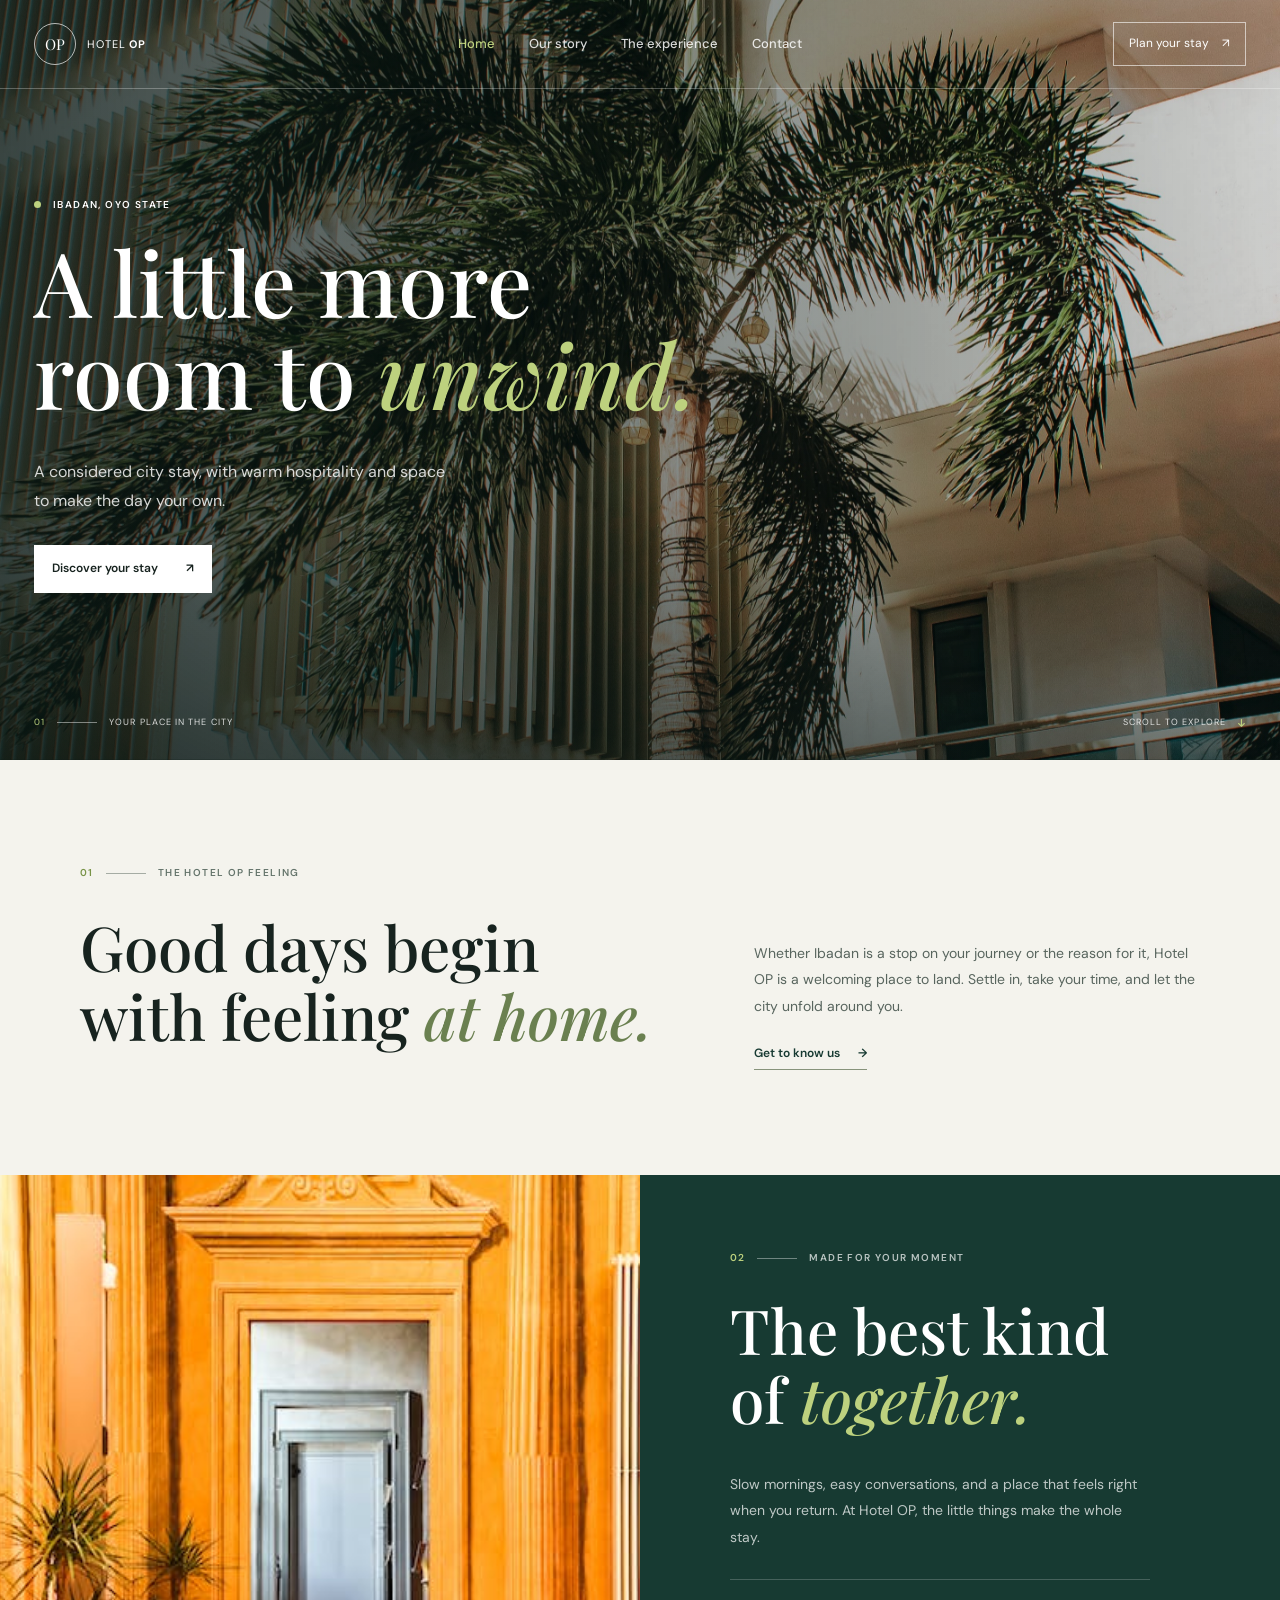
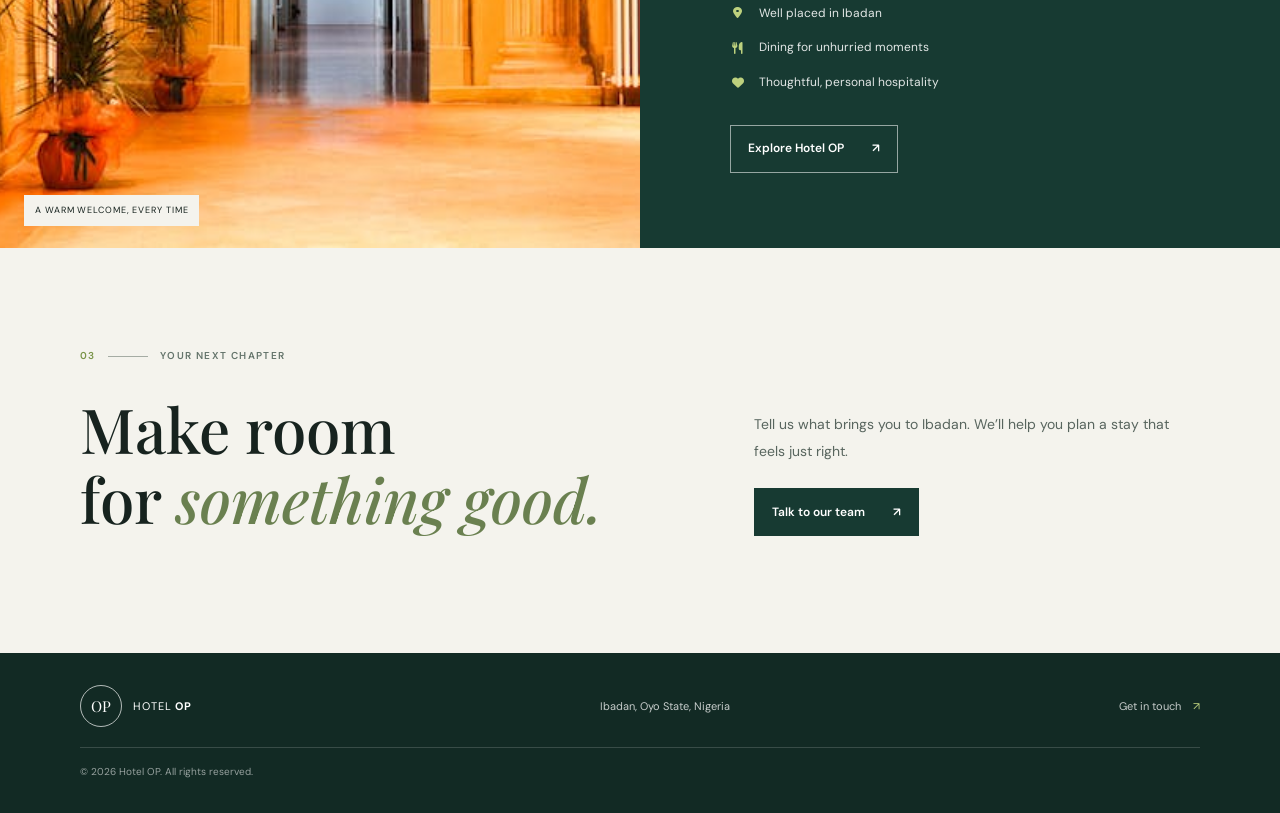
<file: index.html>
<!DOCTYPE html>
<html lang="en">

<head>
    <meta charset="UTF-8">
    <meta name="viewport" content="width=device-width, initial-scale=1.0">
    <meta name="description" content="A thoughtful city stay in Ibadan. Discover Hotel OP and plan your visit.">
    <link rel="preconnect" href="https://fonts.googleapis.com">
    <link rel="preconnect" href="https://fonts.gstatic.com" crossorigin>
    <link href="https://fonts.googleapis.com/css2?family=DM+Sans:wght@400;500;600;700&family=Playfair+Display:wght@500;600;700&display=swap" rel="stylesheet">
    <link rel="stylesheet" href="https://cdnjs.cloudflare.com/ajax/libs/font-awesome/6.5.2/css/all.min.css">
    <link rel="stylesheet" href="./CSS/style.css">
    <title>Hotel OP | A thoughtful stay in Ibadan</title>
</head>

<body class="home-page">
    <a class="skip-link" href="#main-content">Skip to content</a>
    <header class="site-header">
        <nav id="navbar" aria-label="Main navigation">
            <div class="container">
                <a class="brand" href="index.html" aria-label="Hotel OP home"><span class="brand-mark">OP</span><span class="brand-name">HOTEL <b>OP</b></span></a>
                <ul>
                    <li><a class="current" href="index.html">Home</a></li>
                    <li><a href="about.html">Our story</a></li>
                    <li><a href="#experience">The experience</a></li>
                    <li><a href="contact.html">Contact</a></li>
                </ul>
                <a class="nav-cta" href="contact.html">Plan your stay <span aria-hidden="true">↗</span></a>
            </div>
        </nav>
    </header>

    <main id="main-content">
        <section class="home-hero" aria-labelledby="hero-title">
            <img class="hero-image" src="./img/pexels-nothing-ahead-3460599.jpg" alt="The modern exterior and palm-lined grounds of Hotel OP">
            <div class="hero-shade"></div>
            <div class="hero-copy">
                <p class="eyebrow"><span></span> IBADAN, OYO STATE</p>
                <h1 id="hero-title">A little more<br>room to <em>unwind.</em></h1>
                <p class="hero-description">A considered city stay, with warm hospitality and space to make the day your own.</p>
                <a class="button button-light" href="contact.html">Discover your stay <span aria-hidden="true">↗</span></a>
            </div>
            <div class="hero-caption"><span>01</span><span class="caption-rule"></span><span>YOUR PLACE IN THE CITY</span></div>
            <a class="scroll-cue" href="#experience" aria-label="Scroll to explore"><span>SCROLL TO EXPLORE</span><i class="fa-solid fa-arrow-down" aria-hidden="true"></i></a>
        </section>

        <section class="intro-section" id="experience" aria-labelledby="intro-title">
            <div class="section-kicker"><span>01</span><span class="kicker-rule"></span><span>THE HOTEL OP FEELING</span></div>
            <div class="intro-grid">
                <h2 id="intro-title">Good days begin<br>with feeling <em>at home.</em></h2>
                <div class="intro-copy">
                    <p>Whether Ibadan is a stop on your journey or the reason for it, Hotel OP is a welcoming place to land. Settle in, take your time, and let the city unfold around you.</p>
                    <a class="text-link" href="about.html">Get to know us <span aria-hidden="true">→</span></a>
                </div>
            </div>
        </section>

        <section class="experience-section" aria-labelledby="experience-title">
            <div class="experience-image-wrap">
                <img src="./img/pexels-adrienn-1460138.jpg" alt="A sunlit, columned interior welcoming guests inside" loading="lazy">
                <span class="image-note">A WARM WELCOME, EVERY TIME</span>
            </div>
            <div class="experience-copy">
                <div class="section-kicker section-kicker-light"><span>02</span><span class="kicker-rule"></span><span>MADE FOR YOUR MOMENT</span></div>
                <h2 id="experience-title">The best kind<br>of <em>together.</em></h2>
                <p>Slow mornings, easy conversations, and a place that feels right when you return. At Hotel OP, the little things make the whole stay.</p>
                <div class="amenity-list">
                    <div><i class="fa-solid fa-location-dot" aria-hidden="true"></i><span>Well placed in Ibadan</span></div>
                    <div><i class="fa-solid fa-utensils" aria-hidden="true"></i><span>Dining for unhurried moments</span></div>
                    <div><i class="fa-solid fa-heart" aria-hidden="true"></i><span>Thoughtful, personal hospitality</span></div>
                </div>
                <a class="button button-outline" href="about.html">Explore Hotel OP <span aria-hidden="true">↗</span></a>
            </div>
        </section>

        <section class="visit-section" aria-labelledby="visit-title">
            <div class="section-kicker"><span>03</span><span class="kicker-rule"></span><span>YOUR NEXT CHAPTER</span></div>
            <div class="visit-grid">
                <h2 id="visit-title">Make room<br>for <em>something good.</em></h2>
                <div class="visit-action">
                    <p>Tell us what brings you to Ibadan. We’ll help you plan a stay that feels just right.</p>
                    <a class="button button-dark" href="contact.html">Talk to our team <span aria-hidden="true">↗</span></a>
                </div>
            </div>
        </section>
    </main>

    <footer class="site-footer" id="contact">
        <a class="brand footer-brand" href="index.html"><span class="brand-mark">OP</span><span class="brand-name">HOTEL <b>OP</b></span></a>
        <p>Ibadan, Oyo State, Nigeria</p>
        <a href="contact.html">Get in touch <span aria-hidden="true">↗</span></a>
        <small>© 2026 Hotel OP. All rights reserved.</small>
    </footer>
</body>

</html>
</file>
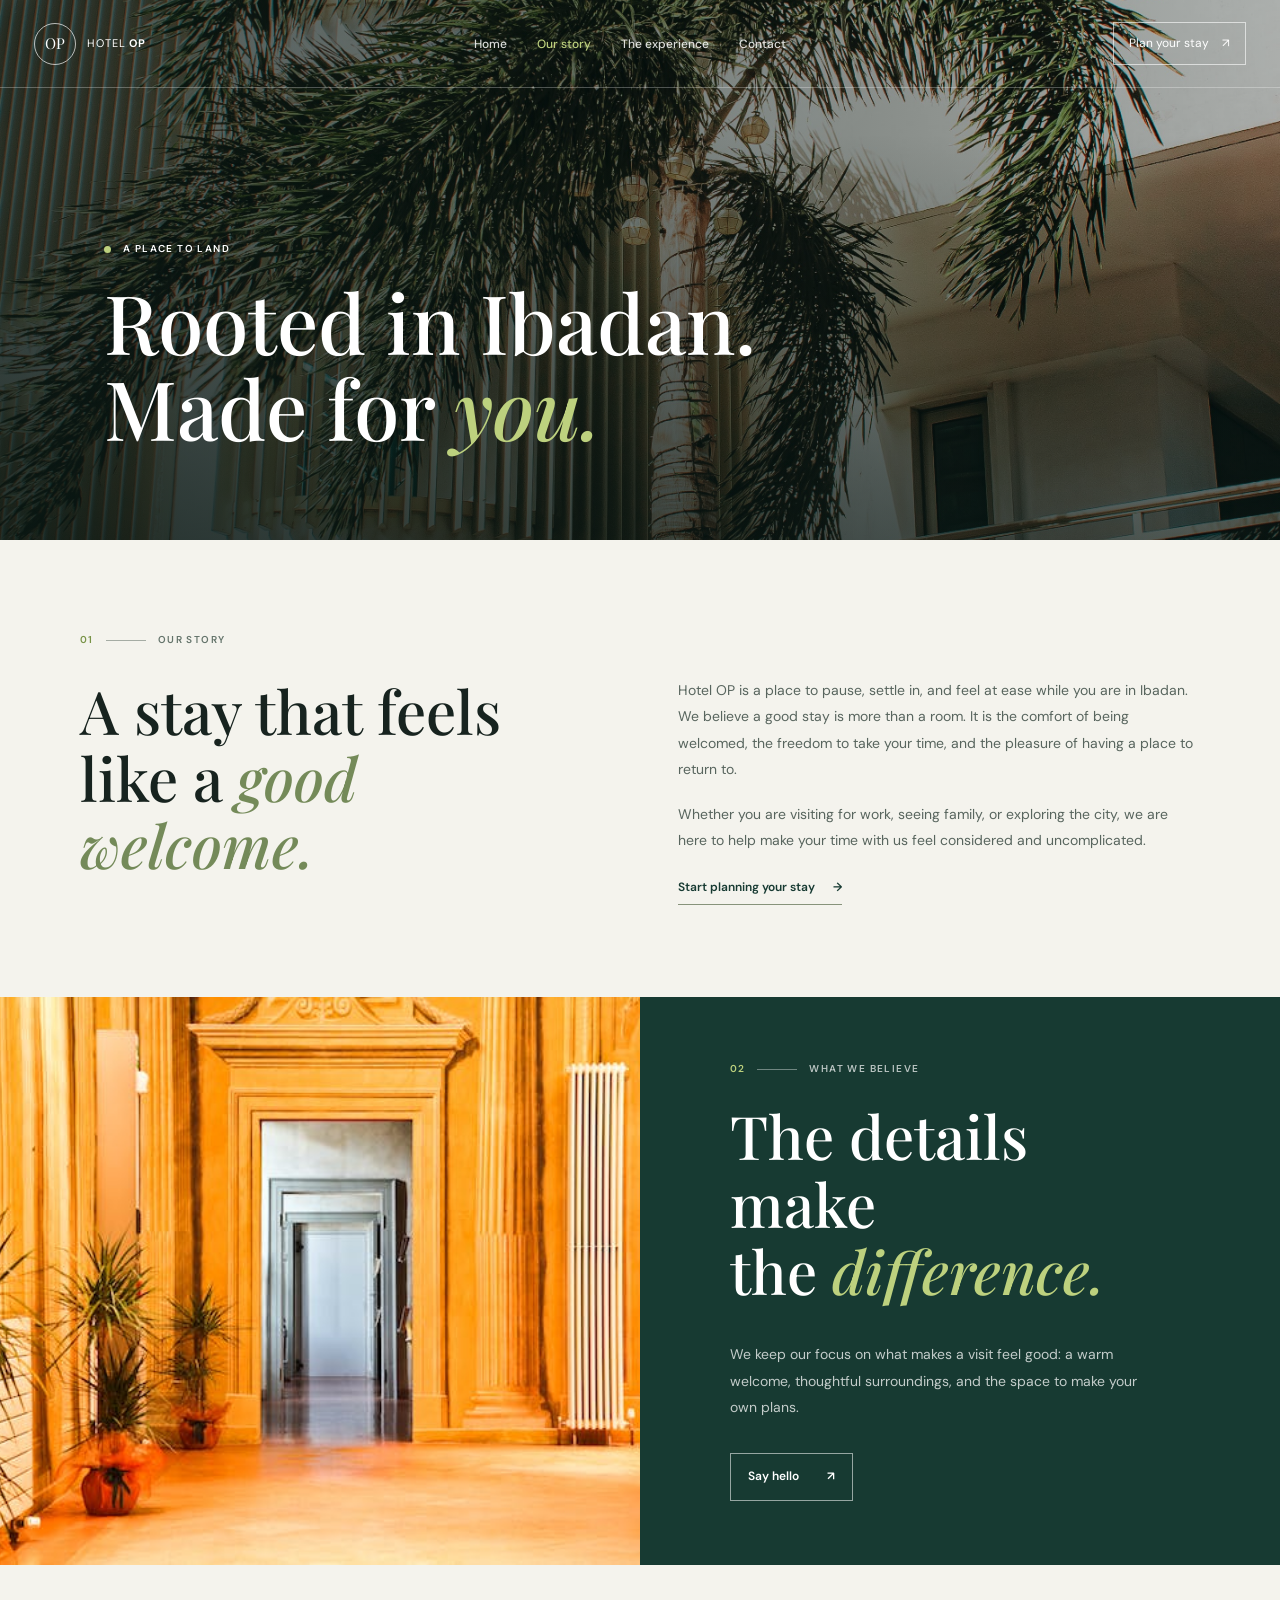
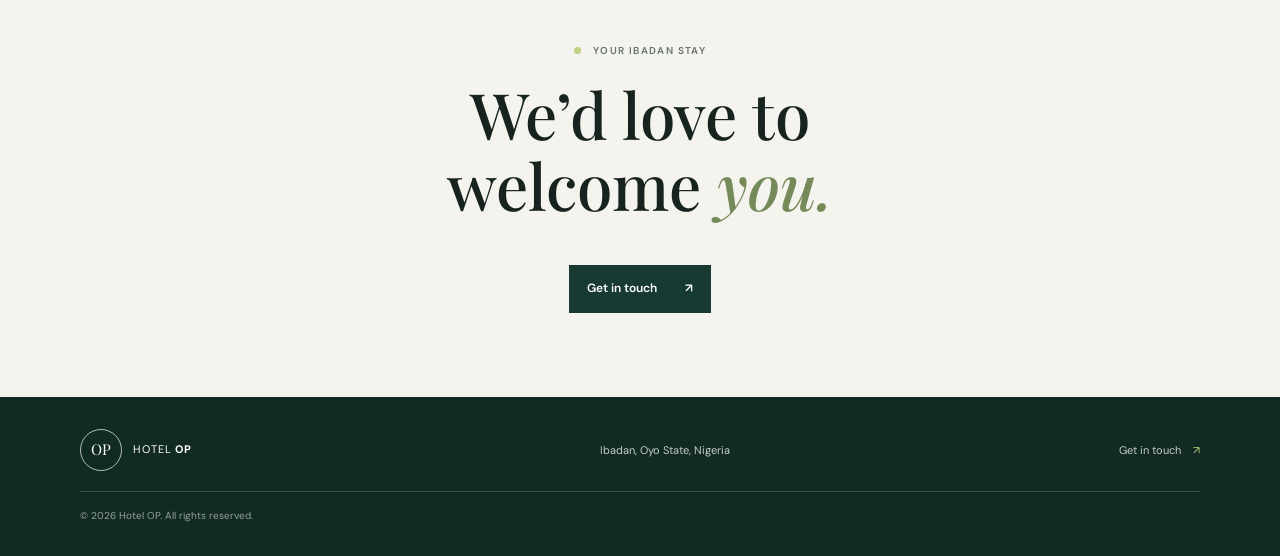
<file: about.html>
<!DOCTYPE html>
<html lang="en">

<head>
    <meta charset="UTF-8">
    <meta name="viewport" content="width=device-width, initial-scale=1.0">
    <meta name="description" content="Get to know Hotel OP, a welcoming place to stay in Ibadan, Oyo State.">
    <link rel="preconnect" href="https://fonts.googleapis.com">
    <link rel="preconnect" href="https://fonts.gstatic.com" crossorigin>
    <link href="https://fonts.googleapis.com/css2?family=DM+Sans:wght@400;500;600;700&family=Playfair+Display:wght@500;600;700&display=swap" rel="stylesheet">
    <link rel="stylesheet" href="./CSS/style.css">
    <title>Our Story | Hotel OP</title>
</head>

<body class="inner-page about-page">
    <a class="skip-link" href="#main-content">Skip to content</a>
    <header class="inner-header">
        <nav class="inner-nav" aria-label="Main navigation">
            <a class="brand" href="index.html" aria-label="Hotel OP home"><span class="brand-mark">OP</span><span class="brand-name">HOTEL <b>OP</b></span></a>
            <ul>
                <li><a href="index.html">Home</a></li>
                <li><a class="current" href="about.html">Our story</a></li>
                <li><a href="index.html#experience">The experience</a></li>
                <li><a href="contact.html">Contact</a></li>
            </ul>
            <a class="nav-cta" href="contact.html">Plan your stay <span aria-hidden="true">↗</span></a>
        </nav>
    </header>

    <main id="main-content">
        <section class="inner-hero about-hero" aria-labelledby="about-title">
            <img src="./img/pexels-nothing-ahead-3460599.jpg" alt="Hotel OP set among palms and tropical greenery">
            <div class="inner-hero-shade"></div>
            <div class="inner-hero-copy">
                <p class="eyebrow"><span></span> A PLACE TO LAND</p>
                <h1 id="about-title">Rooted in Ibadan.<br>Made for <em>you.</em></h1>
            </div>
        </section>

        <section class="about-story">
            <div class="section-kicker"><span>01</span><span class="kicker-rule"></span><span>OUR STORY</span></div>
            <div class="about-story-grid">
                <h2>A stay that feels<br>like a <em>good welcome.</em></h2>
                <div>
                    <p>Hotel OP is a place to pause, settle in, and feel at ease while you are in Ibadan. We believe a good stay is more than a room. It is the comfort of being welcomed, the freedom to take your time, and the pleasure of having a place to return to.</p>
                    <p>Whether you are visiting for work, seeing family, or exploring the city, we are here to help make your time with us feel considered and uncomplicated.</p>
                    <a class="text-link" href="contact.html">Start planning your stay <span aria-hidden="true">→</span></a>
                </div>
            </div>
        </section>

        <section class="about-values" aria-labelledby="values-title">
            <div class="about-values-image">
                <img src="./img/pexels-adrienn-1460138.jpg" alt="A welcoming hotel interior with natural light" loading="lazy">
            </div>
            <div class="about-values-copy">
                <div class="section-kicker section-kicker-light"><span>02</span><span class="kicker-rule"></span><span>WHAT WE BELIEVE</span></div>
                <h2 id="values-title">The details make<br>the <em>difference.</em></h2>
                <p>We keep our focus on what makes a visit feel good: a warm welcome, thoughtful surroundings, and the space to make your own plans.</p>
                <a class="button button-outline" href="contact.html">Say hello <span aria-hidden="true">↗</span></a>
            </div>
        </section>

        <section class="about-close">
            <p class="eyebrow"><span></span> YOUR IBADAN STAY</p>
            <h2>We’d love to<br>welcome <em>you.</em></h2>
            <a class="button button-dark" href="contact.html">Get in touch <span aria-hidden="true">↗</span></a>
        </section>
    </main>

    <footer class="site-footer inner-footer">
        <a class="brand footer-brand" href="index.html"><span class="brand-mark">OP</span><span class="brand-name">HOTEL <b>OP</b></span></a>
        <p>Ibadan, Oyo State, Nigeria</p>
        <a href="contact.html">Get in touch <span aria-hidden="true">↗</span></a>
        <small>© 2026 Hotel OP. All rights reserved.</small>
    </footer>
</body>

</html>
</file>
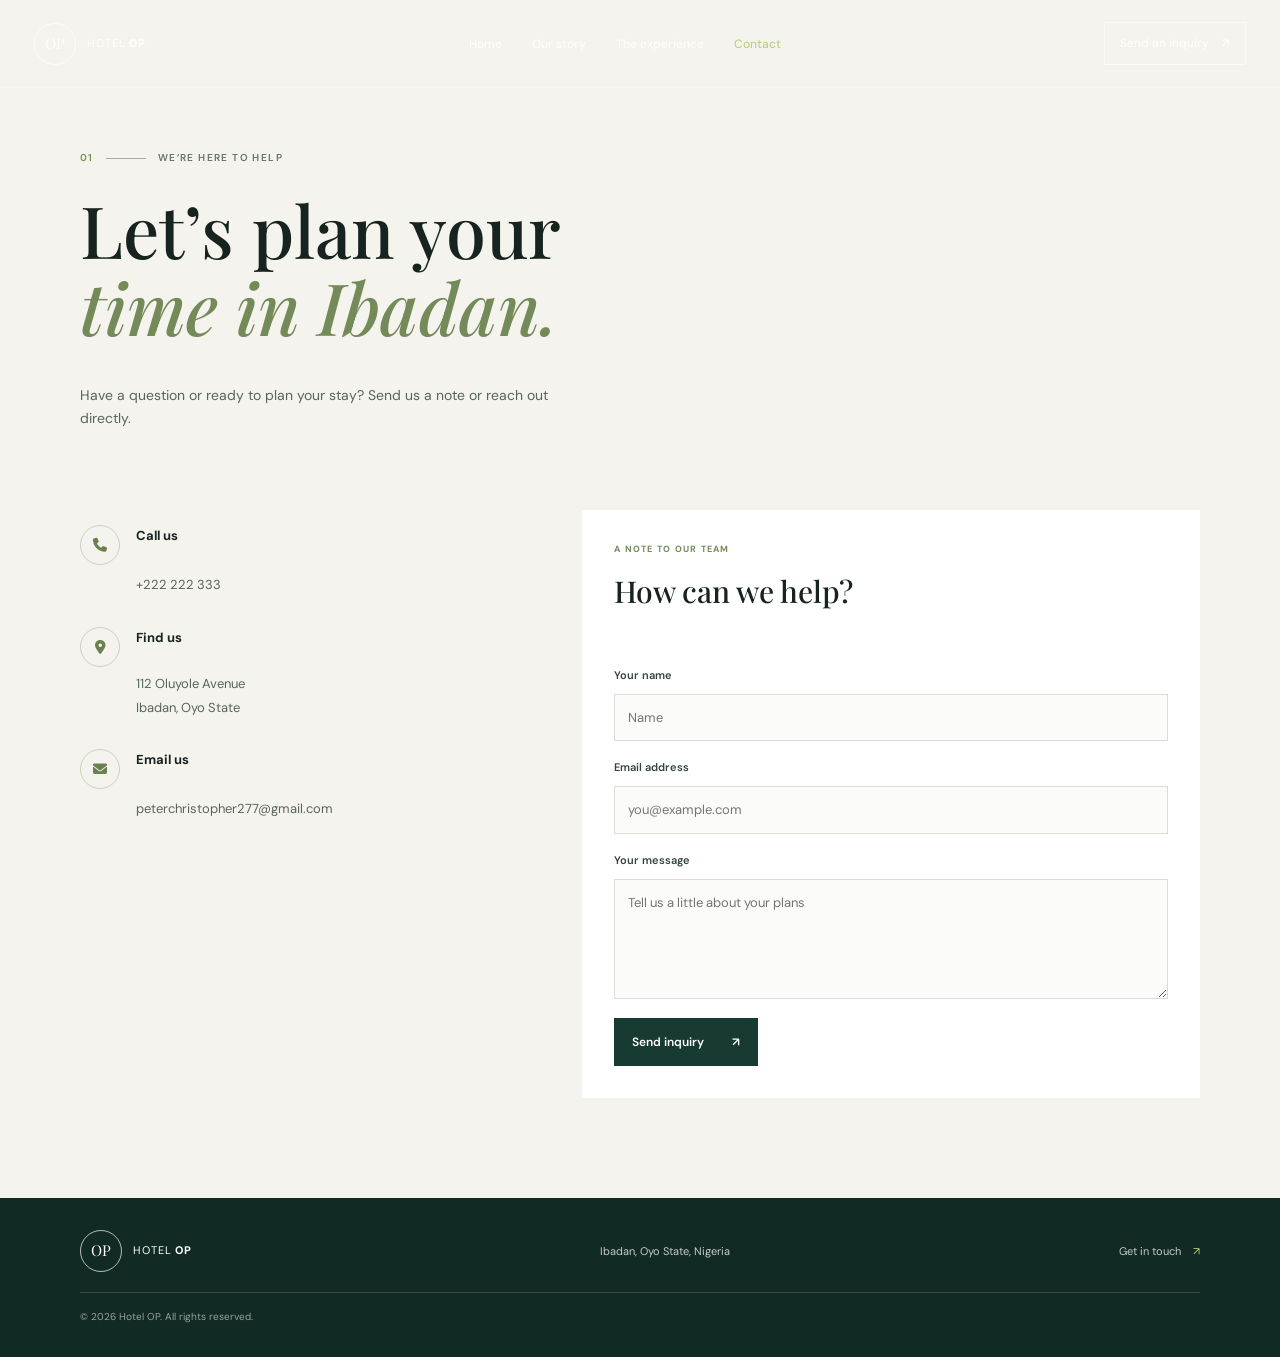
<file: contact.html>
<!DOCTYPE html>
<html lang="en">

<head>
    <meta charset="UTF-8">
    <meta name="viewport" content="width=device-width, initial-scale=1.0">
    <meta name="description" content="Contact Hotel OP in Ibadan to plan your stay or ask a question.">
    <link rel="preconnect" href="https://fonts.googleapis.com">
    <link rel="preconnect" href="https://fonts.gstatic.com" crossorigin>
    <link href="https://fonts.googleapis.com/css2?family=DM+Sans:wght@400;500;600;700&family=Playfair+Display:wght@500;600;700&display=swap" rel="stylesheet">
    <link rel="stylesheet" href="https://cdnjs.cloudflare.com/ajax/libs/font-awesome/6.5.2/css/all.min.css">
    <link rel="stylesheet" href="./CSS/style.css">
    <title>Contact | Hotel OP</title>
</head>

<body class="inner-page contact-page">
    <a class="skip-link" href="#main-content">Skip to content</a>
    <header class="inner-header">
        <nav class="inner-nav" aria-label="Main navigation">
            <a class="brand" href="index.html" aria-label="Hotel OP home"><span class="brand-mark">OP</span><span class="brand-name">HOTEL <b>OP</b></span></a>
            <ul>
                <li><a href="index.html">Home</a></li>
                <li><a href="about.html">Our story</a></li>
                <li><a href="index.html#experience">The experience</a></li>
                <li><a class="current" href="contact.html">Contact</a></li>
            </ul>
            <a class="nav-cta" href="#inquiry">Send an inquiry <span aria-hidden="true">↗</span></a>
        </nav>
    </header>

    <main id="main-content">
        <section class="contact-heading">
            <div class="section-kicker"><span>01</span><span class="kicker-rule"></span><span>WE’RE HERE TO HELP</span></div>
            <h1>Let’s plan your<br><em>time in Ibadan.</em></h1>
            <p>Have a question or ready to plan your stay? Send us a note or reach out directly.</p>
        </section>

        <section class="contact-main" id="inquiry" aria-label="Contact Hotel OP">
            <div class="contact-details">
                <div class="contact-detail">
                    <span class="contact-icon"><i class="fa-solid fa-phone" aria-hidden="true"></i></span>
                    <div><h2>Call us</h2><a href="tel:+222222333">+222 222 333</a></div>
                </div>
                <div class="contact-detail">
                    <span class="contact-icon"><i class="fa-solid fa-location-dot" aria-hidden="true"></i></span>
                    <div><h2>Find us</h2><p>112 Oluyole Avenue<br>Ibadan, Oyo State</p></div>
                </div>
                <div class="contact-detail">
                    <span class="contact-icon"><i class="fa-solid fa-envelope" aria-hidden="true"></i></span>
                    <div><h2>Email us</h2><a href="mailto:peterchristopher277@gmail.com">peterchristopher277@gmail.com</a></div>
                </div>
            </div>

            <form class="inquiry-form" action="https://formsubmit.co/peterchristopher277@gmail.com" method="post">
                <input type="hidden" name="_subject" value="New Hotel OP website inquiry">
                <input type="hidden" name="_template" value="table">
                <input type="text" name="_honey" tabindex="-1" autocomplete="off" aria-hidden="true" class="form-honeypot">
                <p class="form-eyebrow">A NOTE TO OUR TEAM</p>
                <h2>How can we help?</h2>
                <label for="guest-name">Your name</label>
                <input id="guest-name" name="name" type="text" autocomplete="name" placeholder="Name" required>
                <label for="guest-email">Email address</label>
                <input id="guest-email" name="email" type="email" autocomplete="email" placeholder="you@example.com" required>
                <label for="guest-message">Your message</label>
                <textarea id="guest-message" name="message" rows="4" placeholder="Tell us a little about your plans" required></textarea>
                <button class="button button-dark" type="submit">Send inquiry <span aria-hidden="true">↗</span></button>
            </form>
        </section>
    </main>

    <footer class="site-footer inner-footer">
        <a class="brand footer-brand" href="index.html"><span class="brand-mark">OP</span><span class="brand-name">HOTEL <b>OP</b></span></a>
        <p>Ibadan, Oyo State, Nigeria</p>
        <a href="contact.html">Get in touch <span aria-hidden="true">↗</span></a>
        <small>© 2026 Hotel OP. All rights reserved.</small>
    </footer>
</body>

</html>
</file>
<file: CSS/style.css>
* {
  margin: 0;
  padding: 0;
  box-sizing: border-box;
}
/* Main Styling */
html,
body {
  font-family: 'Montserrat';
  font-weight: 700;
  line-height: 1.7em;
}
a {
  color: #333;
  text-decoration: none;
}
h1,
h2,
h3 {
  padding-bottom: 20px;
}
p {
  margin: 10px 0;
}

/* utlity class */
.container {
  margin: auto;
  max-width: 1100px;
  overflow: auto;
  padding: 0 20px;
}
.text-primary {
  color: #49a1ca;
}
.lead {
  font-size: 20px;
}
.btn {
  display: inline-block;
  font-size: 18px;
  color: #fff;
  background: #333;
  padding: 13px 20px;
  border: none;
  cursor: pointer;
}
.btn:hover {
  background: #49a1ca;
  color: #333;
}
.btn-light {
  background: #f4f4f4;
  color: #333;
}
.bg-dark {
  background: #333;
  color: #fff;
}
.bg-light {
  background: #f4f4f4;
  color: #333;
}
.bg-primary {
  background: #1190ebe7;
  color: #333;
}
.clr {
  clear: both;
}
.l-heading {
  font-size: 40px;
  line-height: 1.2;
}
/* Padding */
.py-1 {
  padding: 10px 0;
}
.py-2 {
  padding: 20px 0;
}
.py-3 {
  padding: 30px 0;
}

/* Navbar */
#navbar {
  background: #3825a5e7;
  color: #fff;
  overflow: auto;
}
#navbar a {
  color: #fff;
}

#navbar h1 {
  float: left;
  padding-top: 20px;
}

#navbar ul {
  list-style: none;
  float: right;
}
#navbar ul li {
  float: left;
}
#navbar ul li a {
  display: block;
  padding: 20px;
  text-align: center;
}
#navbar ul li a:hover,
#navbar ul li a.current {
  background: #444;
  color: #49a1ca;
}
/* Showcase */
#showcase {
  background: url(../img/pexels-piccinng-3075993.jpg) no-repeat center
    center/cover;
  height: 600px;
}
#showcase .showcase-content {
  color: #fff;
  text-align: center;
  padding-top: 170px;
}
#showcase .showcase-content h1 {
  font-size: 60px;
  line-height: 1.2em;
}
#showcase .showcase-content p {
  padding-bottom: 20px;
  line-height: 1.7em;
}

/* Home Info */
#home-info {
  height: 400px;
}

#home-info .info-img {
  float: left;
  width: 50%;
  background: url(../img/pexels-adrienn-1460138.jpg) no-repeat center
    center/cover;
  min-height: 100%;
}
#home-info .info-content {
  float: right;
  width: 50%;
  height: 100%;
  text-align: center;
  padding: 50px 30px;
  overflow: hidden;
}
#home-info .info-content p {
  padding-bottom: 30px;
}

/* Home- Info */
.box {
  float: left;
  width: 33.3%;
  padding: 50px;
  text-align: center;
}
.box i {
  margin-bottom: 10px;
}

/* About-Info */
#about-info .info-right {
  float: right;
  width: 50%;
  min-height: 100%;
}
#about-info .info-right img {
  display: block;
  margin: auto;
  width: 40%;
  border-radius: 50%;
}
#about-info .info-left {
  float: left;
  width: 50%;
  min-height: 100%;
}

/* Testimonials */
#testimonials {
  height: 100%;
  background: url(../img/pexels-pixabay-258154.jpg) no-repeat center
    center/cover;
  padding-top: 100px;
}
#testimonials h2 {
  color: #fff;
  text-align: center;
  padding-bottom: 40px;
}

#testimonials .testimonial {
  padding: 20px;
  margin-bottom: 40px;
  border-radius: 5px;
  opacity: 0.9;
}
#testimonials .testimonial img {
  width: 100px;
  float: left;
  margin-right: 20px;
  border-radius: 50%;
}
.testimonial p {
  color: #fff;
}

/* Contact Form */
.contact_form-label {
  color: #666;
  font-size: 1.4rem;
  font-weight: 600;
  margin-bottom: 1rem;
  display: block;
  padding-top: 1rem;
}
.contact_form-input {
  color: #333;
  padding: 2rem;
  width: 60%;
  border: 1px solid #ebebeb;
  font-size: 1.6rem;
  background: #f0f0f0;
  border-radius: 5px;
  font-weight: 500;
}
.input-box i {
  position: absolute;
  margin: 20px;
  margin-left: 15px;
  color: #757575;
  font-size: 20px;
}

form .input-box input {
  height: 100%;
  width: 60%;
  margin-top: 5px;
  padding: 10px 15px;
  padding-left: 45px;
  font-size: 18px;
  color: #333;
  border: 2px solid #c7bebe;
  border-radius: 8px;
  border: none;
}
form .input-box textarea {
  height: 100px;
  resize: none;
}
.input-box-button input {
  height: 100%;
  width: 60%;
  padding: 10px 15px;
  font-size: 18px;
  background: #f4f4f4;
  border: none;
  border-radius: 6px;
}
.input-box-button input:hover {
  background: #4070f4;
}

/* Footer */
#main-footer {
  text-align: center;
  background: #444;
  color: #fff;
  padding: 20px;
}

@media (max-width: 768px) {
  #navbar .logo {
    float: none;
    text-align: center;
  }
  #navbar ul,
  #navbar ul li {
    float: none;
  }
  #navbar ul li a {
    padding: 5px;
    border-bottom: #444 dotted 1px;
  }

  /* Home-Info */
  #home-info {
    height: 450px;
  }
  #home-info .info-img {
    display: none;
  }
  #home-info .info-content {
    float: none;
    width: 100%;
  }

  /* Boxes */
  .box {
    float: none;
    width: 100%;
  }

  /* About */
  #about-info .info-right,
  #about-info .info-left {
    float: none;
    width: 100%;
  }
  .l-heading {
    text-align: center;
  }
  #about-info .info-right {
    margin-top: 30px;
  }

  /* Contact */
  .contact_form-input {
    width: 100%;
  }
  form .input-box input {
    width: 100%;
  }
  .input-box-button input {
    width: 100%;
  }
}

/* Hotel OP homepage */
body.home-page {
  --ink: #17231f;
  --forest: #173a32;
  --leaf: #bdd17e;
  --paper: #f4f3ed;
  --white: #fff;
  background: var(--paper);
  color: var(--ink);
  font-family: 'DM Sans', sans-serif;
  font-weight: 400;
  line-height: 1.65;
}
.home-page h1,
.home-page h2,
.home-page h3,
.home-page p {
  margin: 0;
}
.home-page h1,
.home-page h2 {
  font-family: 'Playfair Display', Georgia, serif;
  font-weight: 500;
  letter-spacing: 0;
}
.home-page h1 em,
.home-page h2 em {
  color: var(--leaf);
  font-weight: 500;
}
.home-page .skip-link {
  position: absolute;
  left: 16px;
  top: -60px;
  z-index: 20;
  padding: 10px 16px;
  background: var(--white);
  color: var(--ink);
}
.home-page .skip-link:focus {
  top: 16px;
}
.home-page .site-header {
  position: absolute;
  inset: 0 0 auto;
  z-index: 5;
}
.home-page #navbar {
  overflow: visible;
  background: transparent;
  color: var(--white);
  border-bottom: 1px solid rgb(255 255 255 / 28%);
}
.home-page #navbar .container {
  display: flex;
  align-items: center;
  justify-content: space-between;
  min-height: 88px;
  max-width: 1320px;
  overflow: visible;
  padding: 0 34px;
}
.home-page .brand {
  display: inline-flex;
  align-items: center;
  gap: 11px;
  color: var(--white);
  line-height: 1;
}
.home-page .brand-mark {
  display: grid;
  width: 42px;
  aspect-ratio: 1;
  place-items: center;
  border: 1px solid rgb(255 255 255 / 68%);
  border-radius: 50%;
  font-family: 'Playfair Display', Georgia, serif;
  font-size: 15px;
}
.home-page .brand-name {
  font-size: 11px;
  letter-spacing: 0.08em;
}
.home-page .brand-name b {
  font-weight: 700;
}
.home-page #navbar ul {
  display: flex;
  align-items: center;
  gap: 34px;
  float: none;
  margin: 0;
  padding: 0;
  list-style: none;
}
.home-page #navbar ul li {
  float: none;
}
.home-page #navbar ul li a {
  padding: 8px 0;
  color: rgb(255 255 255 / 84%);
  font-size: 13px;
  font-weight: 500;
  text-align: left;
}
.home-page #navbar ul li a:hover,
.home-page #navbar ul li a.current {
  background: transparent;
  color: var(--leaf);
}
.home-page .nav-cta {
  display: inline-flex;
  align-items: center;
  gap: 13px;
  padding: 11px 15px;
  border: 1px solid rgb(255 255 255 / 60%);
  color: var(--white);
  font-size: 12px;
}
.home-page .nav-cta:hover,
.home-page .button-light:hover {
  background: var(--leaf);
  border-color: var(--leaf);
  color: var(--ink);
}
.home-page .home-hero {
  position: relative;
  display: flex;
  min-height: min(760px, 100svh);
  align-items: center;
  overflow: hidden;
  background: #23332f;
  color: var(--white);
}
.home-page .hero-image,
.home-page .hero-shade {
  position: absolute;
  inset: 0;
  width: 100%;
  height: 100%;
}
.home-page .hero-image {
  object-fit: cover;
  object-position: center 47%;
  animation: hero-arrive 1.1s ease-out both;
}
.home-page .hero-shade {
  background: linear-gradient(90deg, rgb(9 24 20 / 78%) 0%, rgb(10 25 21 / 48%) 45%, rgb(8 19 17 / 8%) 100%), linear-gradient(0deg, rgb(8 20 17 / 46%), transparent 32%);
}
.home-page .hero-copy {
  position: relative;
  z-index: 1;
  width: min(1320px, 100%);
  margin: 0 auto;
  padding: 130px 34px 100px;
  animation: copy-arrive 0.8s 0.15s ease-out both;
}
.home-page .eyebrow,
.home-page .section-kicker {
  display: flex;
  align-items: center;
  gap: 12px;
  font-size: 10px;
  font-weight: 600;
  letter-spacing: 0.14em;
}
.home-page .eyebrow span {
  width: 7px;
  aspect-ratio: 1;
  border-radius: 50%;
  background: var(--leaf);
}
.home-page .hero-copy h1 {
  max-width: 700px;
  margin: 22px 0 18px;
  font-size: clamp(54px, 7vw, 92px);
  line-height: 1.03;
}
.home-page .hero-description {
  max-width: 420px;
  margin-bottom: 30px;
  color: rgb(255 255 255 / 82%);
  font-size: 16px;
  line-height: 1.8;
}
.home-page .button {
  display: inline-flex;
  min-height: 48px;
  align-items: center;
  justify-content: center;
  gap: 28px;
  padding: 12px 17px;
  border: 1px solid transparent;
  font-size: 12px;
  font-weight: 600;
  transition: background 180ms ease, color 180ms ease, border-color 180ms ease;
}
.home-page .button-light {
  background: var(--white);
  color: var(--ink);
}
.home-page .hero-caption,
.home-page .scroll-cue {
  position: absolute;
  z-index: 1;
  bottom: 30px;
  display: flex;
  align-items: center;
  gap: 12px;
  color: rgb(255 255 255 / 82%);
  font-size: 9px;
  letter-spacing: 0.12em;
}
.home-page .hero-caption {
  left: max(34px, calc((100% - 1320px) / 2 + 34px));
}
.home-page .hero-caption > span:first-child {
  color: var(--leaf);
}
.home-page .caption-rule,
.home-page .kicker-rule {
  width: 40px;
  height: 1px;
  background: currentColor;
  opacity: 0.55;
}
.home-page .scroll-cue {
  right: max(34px, calc((100% - 1320px) / 2 + 34px));
}
.home-page .scroll-cue i {
  color: var(--leaf);
}
.home-page .intro-section,
.home-page .visit-section {
  padding: 105px max(34px, calc((100% - 1120px) / 2));
}
.home-page .section-kicker {
  color: #64746b;
}
.home-page .section-kicker > span:first-child {
  color: #789347;
}
.home-page .intro-grid,
.home-page .visit-grid {
  display: grid;
  grid-template-columns: 1.15fr 0.85fr;
  align-items: end;
  gap: 70px;
  margin-top: 30px;
}
.home-page .intro-grid h2,
.home-page .visit-grid h2 {
  font-size: clamp(38px, 5vw, 62px);
  line-height: 1.12;
}
.home-page .intro-grid h2 em,
.home-page .visit-grid h2 em {
  color: #6a8050;
}
.home-page .intro-copy p,
.home-page .visit-action p {
  max-width: 460px;
  color: #58655e;
  font-size: 14px;
  line-height: 1.9;
}
.home-page .text-link {
  display: inline-flex;
  gap: 18px;
  margin-top: 24px;
  padding-bottom: 6px;
  border-bottom: 1px solid #87937b;
  color: var(--forest);
  font-size: 12px;
  font-weight: 600;
}
.home-page .text-link:hover {
  color: #789347;
}
.home-page .experience-section {
  display: grid;
  min-height: 560px;
  grid-template-columns: 1fr 1fr;
  background: var(--forest);
  color: var(--white);
}
.home-page .experience-image-wrap {
  position: relative;
  min-height: 480px;
  overflow: hidden;
}
.home-page .experience-image-wrap img {
  width: 100%;
  height: 100%;
  object-fit: cover;
}
.home-page .image-note {
  position: absolute;
  bottom: 22px;
  left: 24px;
  padding: 8px 11px;
  background: var(--paper);
  color: var(--ink);
  font-size: 9px;
  letter-spacing: 0.1em;
}
.home-page .experience-copy {
  align-self: center;
  max-width: 600px;
  padding: 75px clamp(36px, 7vw, 100px);
}
.home-page .section-kicker-light {
  color: rgb(255 255 255 / 70%);
}
.home-page .section-kicker-light > span:first-child {
  color: var(--leaf);
}
.home-page .experience-copy h2 {
  margin: 28px 0 17px;
  font-size: clamp(40px, 5vw, 62px);
  line-height: 1.12;
}
.home-page .experience-copy > p {
  max-width: 420px;
  color: rgb(255 255 255 / 72%);
  font-size: 14px;
  line-height: 1.9;
}
.home-page .amenity-list {
  display: grid;
  gap: 15px;
  margin: 28px 0 32px;
  padding-top: 24px;
  border-top: 1px solid rgb(255 255 255 / 20%);
}
.home-page .amenity-list div {
  display: flex;
  align-items: center;
  gap: 13px;
  color: rgb(255 255 255 / 88%);
  font-size: 12px;
}
.home-page .amenity-list i {
  width: 16px;
  color: var(--leaf);
  text-align: center;
}
.home-page .button-outline {
  border-color: rgb(255 255 255 / 55%);
  color: var(--white);
}
.home-page .button-outline:hover {
  border-color: var(--leaf);
  background: var(--leaf);
  color: var(--ink);
}
.home-page .visit-section {
  padding-top: 100px;
  padding-bottom: 100px;
}
.home-page .visit-grid {
  align-items: center;
}
.home-page .visit-action .button {
  margin-top: 24px;
}
.home-page .button-dark {
  background: var(--forest);
  color: var(--white);
}
.home-page .button-dark:hover {
  background: #2b594b;
}
.home-page .site-footer {
  display: grid;
  grid-template-columns: 1fr 1fr auto;
  align-items: center;
  gap: 20px;
  padding: 32px max(34px, calc((100% - 1120px) / 2));
  background: #122a24;
  color: var(--white);
}
.home-page .footer-brand {
  justify-self: start;
}
.home-page .site-footer p,
.home-page .site-footer > a:not(.brand) {
  color: rgb(255 255 255 / 76%);
  font-size: 11px;
}
.home-page .site-footer > a:not(.brand) span {
  margin-left: 9px;
  color: var(--leaf);
}
.home-page .site-footer small {
  grid-column: 1 / -1;
  padding-top: 16px;
  border-top: 1px solid rgb(255 255 255 / 16%);
  color: rgb(255 255 255 / 56%);
  font-size: 10px;
}
@keyframes hero-arrive {
  from { transform: scale(1.035); }
  to { transform: scale(1); }
}
@keyframes copy-arrive {
  from { opacity: 0; transform: translateY(14px); }
  to { opacity: 1; transform: translateY(0); }
}
@media (max-width: 760px) {
  .home-page #navbar .container {
    min-height: 76px;
    flex-wrap: wrap;
    gap: 8px 16px;
    padding: 12px 20px;
  }
  .home-page .brand-mark {
    width: 36px;
  }
  .home-page #navbar ul {
    order: 3;
    width: 100%;
    justify-content: space-between;
    gap: 12px;
  }
  .home-page #navbar ul li a {
    padding: 5px 0;
    border: 0;
    font-size: 11px;
  }
  .home-page .nav-cta {
    padding: 9px 10px;
    font-size: 10px;
  }
  .home-page .home-hero {
    min-height: 720px;
    min-height: max(680px, 100svh);
    align-items: flex-end;
  }
  .home-page .hero-image {
    object-position: 58% center;
  }
  .home-page .hero-shade {
    background: linear-gradient(90deg, rgb(9 24 20 / 75%), rgb(10 25 21 / 24%)), linear-gradient(0deg, rgb(8 20 17 / 50%), transparent 52%);
  }
  .home-page .hero-copy {
    padding: 155px 24px 145px;
  }
  .home-page .hero-copy h1 {
    font-size: clamp(52px, 13vw, 72px);
  }
  .home-page .hero-description {
    max-width: 350px;
    font-size: 14px;
  }
  .home-page .hero-caption {
    left: 24px;
  }
  .home-page .scroll-cue {
    right: 24px;
  }
  .home-page .intro-section,
  .home-page .visit-section {
    padding: 72px 24px;
  }
  .home-page .intro-grid,
  .home-page .visit-grid {
    grid-template-columns: 1fr;
    gap: 24px;
    margin-top: 24px;
  }
  .home-page .intro-grid h2,
  .home-page .visit-grid h2 {
    font-size: clamp(38px, 10vw, 54px);
  }
  .home-page .experience-section {
    grid-template-columns: 1fr;
  }
  .home-page .experience-image-wrap {
    min-height: 320px;
    max-height: 420px;
  }
  .home-page .experience-copy {
    padding: 58px 24px 64px;
  }
  .home-page .site-footer {
    grid-template-columns: 1fr auto;
    padding: 28px 24px;
  }
  .home-page .site-footer p {
    grid-column: 1 / -1;
    grid-row: 2;
  }
  .home-page .site-footer > a:not(.brand) {
    grid-column: 2;
    grid-row: 1;
  }
}
@media (prefers-reduced-motion: reduce) {
  .home-page *,
  .home-page *::before,
  .home-page *::after {
    animation-duration: 0.01ms !important;
    animation-iteration-count: 1 !important;
    scroll-behavior: auto !important;
    transition-duration: 0.01ms !important;
  }
}

/* Inner pages */
.inner-page {
  --ink: #17231f;
  --forest: #173a32;
  --leaf: #bdd17e;
  --paper: #f4f3ed;
  --white: #fff;
  background: var(--paper);
  color: var(--ink);
  font-family: 'DM Sans', sans-serif;
  font-weight: 400;
  line-height: 1.65;
}
.inner-page h1,
.inner-page h2,
.inner-page p {
  margin: 0;
}
.inner-page h1,
.inner-page h2 {
  font-family: 'Playfair Display', Georgia, serif;
  font-weight: 500;
  letter-spacing: 0;
}
.inner-page h1 em,
.inner-page h2 em {
  color: #748a59;
  font-weight: 500;
}
.inner-page .skip-link {
  position: absolute;
  left: 16px;
  top: -60px;
  z-index: 20;
  padding: 10px 16px;
  background: var(--white);
  color: var(--ink);
}
.inner-page .skip-link:focus {
  top: 16px;
}
.inner-header {
  position: absolute;
  inset: 0 0 auto;
  z-index: 5;
}
.inner-nav {
  display: flex;
  min-height: 88px;
  align-items: center;
  justify-content: space-between;
  gap: 20px;
  padding: 0 max(34px, calc((100% - 1252px) / 2));
  border-bottom: 1px solid rgb(255 255 255 / 28%);
}
.inner-page .brand {
  display: inline-flex;
  align-items: center;
  gap: 11px;
  color: var(--white);
  line-height: 1;
}
.inner-page .brand-mark {
  display: grid;
  width: 42px;
  aspect-ratio: 1;
  place-items: center;
  border: 1px solid rgb(255 255 255 / 68%);
  border-radius: 50%;
  font-family: 'Playfair Display', Georgia, serif;
  font-size: 15px;
}
.inner-page .brand-name {
  font-size: 11px;
  letter-spacing: 0.08em;
}
.inner-page .brand-name b {
  font-weight: 700;
}
.inner-nav ul {
  display: flex;
  align-items: center;
  gap: 30px;
  margin: 0;
  padding: 0;
  list-style: none;
}
.inner-nav ul a {
  color: rgb(255 255 255 / 84%);
  font-size: 12px;
  font-weight: 500;
}
.inner-nav ul a:hover,
.inner-nav ul a.current {
  color: var(--leaf);
}
.inner-page .nav-cta {
  display: inline-flex;
  align-items: center;
  gap: 13px;
  padding: 11px 15px;
  border: 1px solid rgb(255 255 255 / 60%);
  color: var(--white);
  font-size: 12px;
}
.inner-page .nav-cta:hover {
  border-color: var(--leaf);
  background: var(--leaf);
  color: var(--ink);
}
.inner-hero {
  position: relative;
  display: flex;
  min-height: 540px;
  align-items: flex-end;
  overflow: hidden;
  background: var(--forest);
  color: var(--white);
}
.inner-hero > img,
.inner-hero-shade {
  position: absolute;
  inset: 0;
  width: 100%;
  height: 100%;
}
.inner-hero > img {
  object-fit: cover;
  object-position: center 54%;
}
.inner-hero-shade {
  background: linear-gradient(90deg, rgb(9 24 20 / 72%), rgb(10 25 21 / 24%)), linear-gradient(0deg, rgb(8 20 17 / 55%), transparent 75%);
}
.inner-hero-copy {
  position: relative;
  width: min(1120px, 100%);
  margin: 0 auto;
  padding: 165px 24px 70px;
}
.inner-page .eyebrow,
.inner-page .section-kicker {
  display: flex;
  align-items: center;
  gap: 12px;
  font-size: 10px;
  font-weight: 600;
  letter-spacing: 0.14em;
}
.inner-page .eyebrow span {
  width: 7px;
  aspect-ratio: 1;
  border-radius: 50%;
  background: var(--leaf);
}
.inner-hero h1 {
  margin-top: 20px;
  font-size: clamp(52px, 7vw, 82px);
  line-height: 1.05;
}
.inner-hero h1 em {
  color: var(--leaf);
}
.about-story {
  padding: 92px max(34px, calc((100% - 1120px) / 2));
}
.inner-page .section-kicker {
  color: #64746b;
}
.inner-page .section-kicker > span:first-child {
  color: #789347;
}
.inner-page .kicker-rule {
  width: 40px;
  height: 1px;
  background: currentColor;
  opacity: 0.55;
}
.about-story-grid {
  display: grid;
  grid-template-columns: 1fr 1fr;
  gap: 75px;
  margin-top: 28px;
}
.about-story-grid h2,
.about-values-copy h2 {
  font-size: clamp(40px, 5vw, 60px);
  line-height: 1.12;
}
.about-story-grid > div p,
.about-values-copy > p {
  margin-bottom: 18px;
  color: #58655e;
  font-size: 14px;
  line-height: 1.9;
}
.inner-page .text-link {
  display: inline-flex;
  gap: 18px;
  margin-top: 6px;
  padding-bottom: 6px;
  border-bottom: 1px solid #87937b;
  color: var(--forest);
  font-size: 12px;
  font-weight: 600;
}
.about-values {
  display: grid;
  min-height: 500px;
  grid-template-columns: 1fr 1fr;
  background: var(--forest);
  color: var(--white);
}
.about-values-image {
  min-height: 420px;
}
.about-values-image img {
  width: 100%;
  height: 100%;
  object-fit: cover;
}
.about-values-copy {
  align-self: center;
  max-width: 600px;
  padding: 64px clamp(36px, 7vw, 96px);
}
.inner-page .section-kicker-light {
  color: rgb(255 255 255 / 70%);
}
.inner-page .section-kicker-light > span:first-child {
  color: var(--leaf);
}
.about-values-copy h2 {
  margin: 25px 0 17px;
}
.about-values-copy h2 em {
  color: var(--leaf);
}
.about-values-copy > p {
  max-width: 420px;
  color: rgb(255 255 255 / 74%);
}
.inner-page .button {
  display: inline-flex;
  min-height: 48px;
  align-items: center;
  justify-content: center;
  gap: 28px;
  padding: 12px 17px;
  border: 1px solid transparent;
  font-family: 'DM Sans', sans-serif;
  font-size: 12px;
  font-weight: 600;
  cursor: pointer;
  transition: background 180ms ease, color 180ms ease, border-color 180ms ease;
}
.inner-page .button-outline {
  margin-top: 14px;
  border-color: rgb(255 255 255 / 55%);
  color: var(--white);
}
.inner-page .button-outline:hover {
  border-color: var(--leaf);
  background: var(--leaf);
  color: var(--ink);
}
.about-close {
  padding: 78px 24px 84px;
  text-align: center;
}
.about-close .eyebrow {
  justify-content: center;
  color: #64746b;
}
.about-close h2 {
  margin: 20px 0 25px;
  font-size: clamp(42px, 6vw, 64px);
  line-height: 1.1;
}
.inner-page .button-dark {
  background: var(--forest);
  color: var(--white);
}
.inner-page .button-dark:hover {
  background: #2b594b;
}
.contact-heading {
  padding: 150px max(34px, calc((100% - 1120px) / 2)) 55px;
}
.contact-heading h1 {
  margin-top: 24px;
  font-size: clamp(48px, 6vw, 72px);
  line-height: 1.08;
}
.contact-heading > p {
  max-width: 500px;
  margin-top: 18px;
  color: #58655e;
  font-size: 14px;
}
.contact-main {
  display: grid;
  grid-template-columns: 0.8fr 1.2fr;
  gap: 90px;
  padding: 25px max(34px, calc((100% - 1120px) / 2)) 100px;
}
.contact-details {
  display: grid;
  align-content: start;
  gap: 30px;
  padding-top: 15px;
}
.contact-detail {
  display: flex;
  align-items: flex-start;
  gap: 16px;
}
.contact-icon {
  display: grid;
  width: 40px;
  aspect-ratio: 1;
  flex: 0 0 auto;
  place-items: center;
  border: 1px solid #cad1c5;
  border-radius: 50%;
  color: #6a8050;
  font-size: 14px;
}
.contact-detail h2 {
  margin-bottom: 4px;
  font-family: 'DM Sans', sans-serif;
  font-size: 13px;
  font-weight: 700;
}
.contact-detail p,
.contact-detail a {
  color: #58655e;
  font-size: 13px;
  line-height: 1.8;
}
.contact-detail a:hover {
  color: #6a8050;
}
.inquiry-form {
  display: grid;
  gap: 10px;
  padding: 32px;
  background: #fff;
}
.inquiry-form .form-eyebrow {
  color: #748a59;
  font-size: 9px;
  font-weight: 700;
  letter-spacing: 0.14em;
}
.inquiry-form h2 {
  margin-bottom: 12px;
  font-size: 30px;
}
.inquiry-form label {
  margin-top: 7px;
  color: #34443c;
  font-size: 11px;
  font-weight: 600;
}
.inquiry-form input,
.inquiry-form textarea {
  width: 100%;
  padding: 12px 13px;
  border: 1px solid #d7ddd4;
  border-radius: 0;
  background: #fbfcf9;
  color: var(--ink);
  font: inherit;
  font-size: 13px;
}
.inquiry-form textarea {
  min-height: 120px;
  resize: vertical;
}
.inquiry-form input:focus,
.inquiry-form textarea:focus {
  outline: 2px solid #839b64;
  outline-offset: 1px;
}
.inquiry-form .form-honeypot {
  position: absolute;
  left: -10000px;
  width: 1px;
  height: 1px;
  overflow: hidden;
}
.inquiry-form .button {
  justify-self: start;
  margin-top: 9px;
}
.inner-footer {
  display: grid;
  grid-template-columns: 1fr 1fr auto;
  align-items: center;
  gap: 20px;
  padding: 32px max(34px, calc((100% - 1120px) / 2));
  background: #122a24;
  color: var(--white);
}
.inner-footer .footer-brand {
  justify-self: start;
}
.inner-footer p,
.inner-footer > a:not(.brand) {
  color: rgb(255 255 255 / 76%);
  font-size: 11px;
}
.inner-footer > a:not(.brand) span {
  margin-left: 9px;
  color: var(--leaf);
}
.inner-footer small {
  grid-column: 1 / -1;
  padding-top: 16px;
  border-top: 1px solid rgb(255 255 255 / 16%);
  color: rgb(255 255 255 / 56%);
  font-size: 10px;
}
@media (max-width: 760px) {
  .inner-nav {
    min-height: 76px;
    flex-wrap: wrap;
    gap: 8px 16px;
    padding: 12px 20px;
  }
  .inner-page .brand-mark {
    width: 36px;
  }
  .inner-nav ul {
    order: 3;
    width: 100%;
    justify-content: space-between;
    gap: 12px;
  }
  .inner-nav ul a {
    font-size: 10px;
  }
  .inner-page .nav-cta {
    padding: 9px 10px;
    font-size: 10px;
  }
  .inner-hero {
    min-height: 480px;
  }
  .inner-hero-copy {
    padding: 160px 24px 55px;
  }
  .about-story {
    padding: 68px 24px;
  }
  .about-story-grid {
    grid-template-columns: 1fr;
    gap: 22px;
    margin-top: 23px;
  }
  .about-values {
    grid-template-columns: 1fr;
  }
  .about-values-image {
    min-height: 300px;
    max-height: 400px;
  }
  .about-values-copy {
    padding: 55px 24px 62px;
  }
  .about-close {
    padding: 65px 24px 70px;
  }
  .contact-heading {
    padding: 145px 24px 35px;
  }
  .contact-main {
    grid-template-columns: 1fr;
    gap: 38px;
    padding: 15px 24px 70px;
  }
  .contact-details {
    grid-template-columns: 1fr;
    gap: 22px;
  }
  .inquiry-form {
    padding: 24px 20px;
  }
  .inner-footer {
    grid-template-columns: 1fr auto;
    padding: 28px 24px;
  }
  .inner-footer p {
    grid-column: 1 / -1;
    grid-row: 2;
  }
  .inner-footer > a:not(.brand) {
    grid-column: 2;
    grid-row: 1;
  }
}
@media (prefers-reduced-motion: reduce) {
  .inner-page *,
  .inner-page *::before,
  .inner-page *::after {
    scroll-behavior: auto !important;
    transition-duration: 0.01ms !important;
  }
}
</file>
